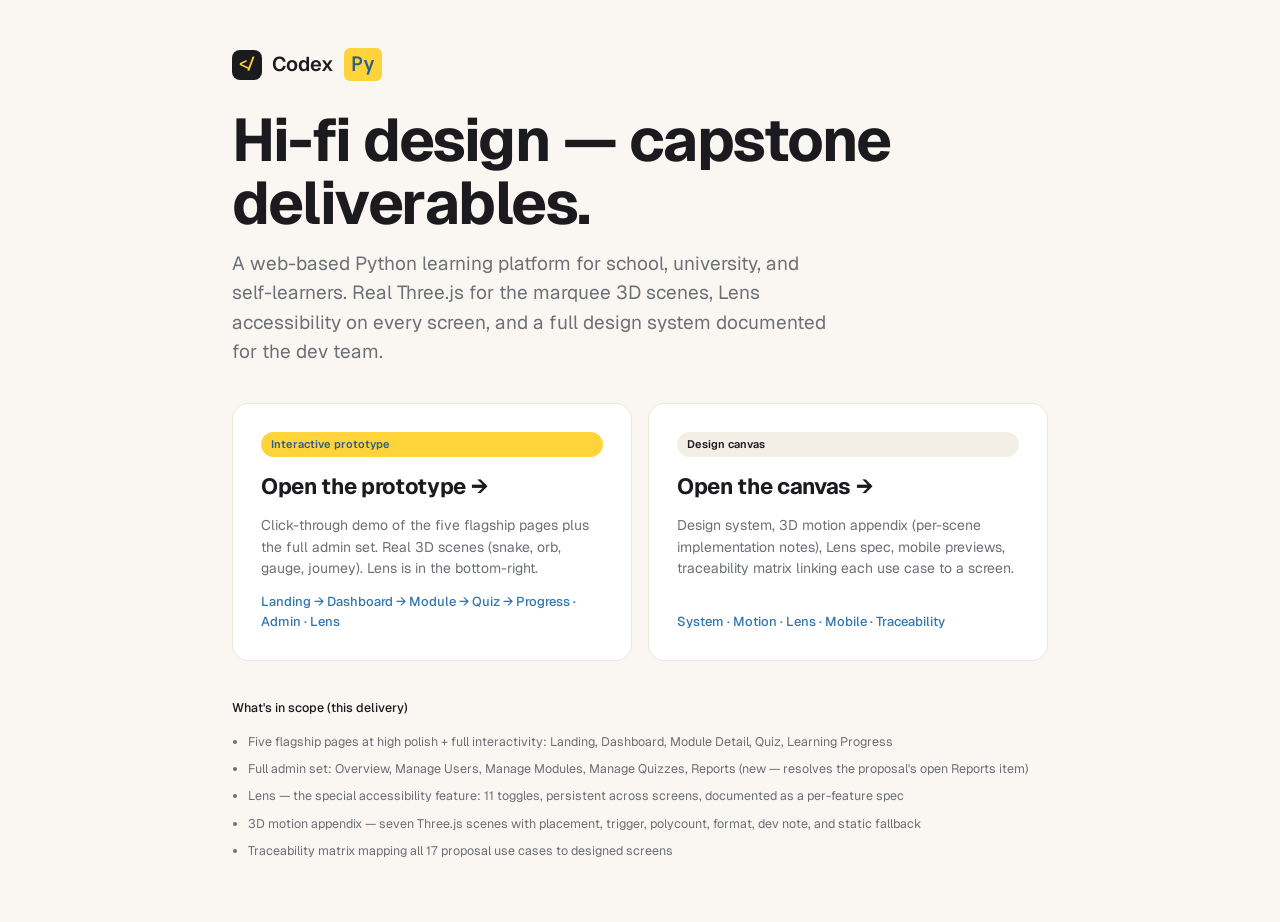
<file: index.html>
<!doctype html>
<html lang="en">
<head>
<meta charset="utf-8">
<meta name="viewport" content="width=device-width, initial-scale=1">
<title>CodexPy — Hi-fi design</title>
<link rel="preconnect" href="https://fonts.googleapis.com">
<link rel="preconnect" href="https://fonts.gstatic.com" crossorigin>
<link href="https://fonts.googleapis.com/css2?family=Geist:wght@400;500;600;700&family=JetBrains+Mono:wght@400;500;600;700&display=swap" rel="stylesheet">
<link rel="stylesheet" href="app/tokens.css">
<style>
  body { padding: 0; margin: 0; min-height: 100vh; display: grid; place-items: center; background: var(--bg); }
  .wrap { max-width: 880px; padding: 48px 32px; }
  .logo { display: inline-flex; align-items: center; gap: 10px; font-weight: 600; font-size: 20px; }
  .logo .mark { width: 30px; height: 30px; border-radius: 8px; background: var(--ink); color: var(--py-yellow); display: grid; place-items: center; font-family: var(--font-mono); font-weight: 700; font-size: 15px; }
  .logo .py { font-family: var(--font-mono); background: var(--py-yellow); color: var(--py-blue-d); padding: 1px 7px; border-radius: 6px; }
  h1 { font-size: 60px; line-height: 1.05; letter-spacing: -0.025em; margin: 28px 0 14px; }
  p.lede { font-size: 19px; line-height: 1.55; color: var(--muted); margin: 0 0 36px; max-width: 600px; }
  .cards { display: grid; grid-template-columns: 1fr 1fr; gap: 16px; margin-bottom: 36px; }
  .card-large {
    padding: 28px; background: var(--surface); border: 1px solid var(--border);
    border-radius: 16px; text-decoration: none; color: var(--ink);
    display: flex; flex-direction: column; gap: 12px; min-height: 220px;
    transition: transform .2s var(--easing), box-shadow .2s var(--easing);
  }
  .card-large:hover { transform: translateY(-3px); box-shadow: var(--sh-3); }
  .card-large .badge { display: inline-block; padding: 4px 10px; border-radius: 999px; font-size: 11px; font-weight: 600; }
  .card-large h3 { font-size: 22px; margin: 0; letter-spacing: -0.015em; }
  .card-large p { color: var(--muted); font-size: 14px; line-height: 1.55; margin: 0; flex: 1; }
  .card-large .footer { color: var(--py-blue); font-size: 13px; font-weight: 500; display: inline-flex; align-items: center; gap: 6px; }
  .meta { font-size: 12.5px; color: var(--muted); line-height: 1.7; }
  .meta strong { color: var(--ink); font-weight: 500; }
  ul { padding-left: 16px; }
  li { margin-bottom: 6px; }
</style>
</head>
<body>
  <div class="wrap">
    <div class="logo">
      <span class="mark">&lt;/</span>
      Codex<span class="py">Py</span>
    </div>
    <h1>Hi-fi design — capstone deliverables.</h1>
    <p class="lede">
      A web-based Python learning platform for school, university, and self-learners.
      Real Three.js for the marquee 3D scenes, Lens accessibility on every screen,
      and a full design system documented for the dev team.
    </p>

    <div class="cards">
      <a class="card-large" href="prototype.html">
        <span class="badge" style="background:var(--py-yellow); color:var(--py-blue-d);">Interactive prototype</span>
        <h3>Open the prototype →</h3>
        <p>Click-through demo of the five flagship pages plus the full admin set. Real 3D scenes (snake, orb, gauge, journey). Lens is in the bottom-right.</p>
        <span class="footer">Landing → Dashboard → Module → Quiz → Progress · Admin · Lens</span>
      </a>
      <a class="card-large" href="canvas.html">
        <span class="badge" style="background:var(--bg-sunk); color:var(--ink);">Design canvas</span>
        <h3>Open the canvas →</h3>
        <p>Design system, 3D motion appendix (per-scene implementation notes), Lens spec, mobile previews, traceability matrix linking each use case to a screen.</p>
        <span class="footer">System · Motion · Lens · Mobile · Traceability</span>
      </a>
    </div>

    <div class="meta">
      <strong>What's in scope (this delivery)</strong>
      <ul>
        <li>Five flagship pages at high polish + full interactivity: Landing, Dashboard, Module Detail, Quiz, Learning Progress</li>
        <li>Full admin set: Overview, Manage Users, Manage Modules, Manage Quizzes, Reports (new — resolves the proposal's open Reports item)</li>
        <li>Lens — the special accessibility feature: 11 toggles, persistent across screens, documented as a per-feature spec</li>
        <li>3D motion appendix — seven Three.js scenes with placement, trigger, polycount, format, dev note, and static fallback</li>
        <li>Traceability matrix mapping all 17 proposal use cases to designed screens</li>
      </ul>
    </div>
  </div>
</body>
</html>
</file>
<file: app/tokens.css>
/* ============================================================
   CodexPy — Design tokens
   Warm & inviting. Python blue primary, Python yellow accent.
   ============================================================ */

:root {
  /* Surfaces — warm cream system */
  --bg:       #FAF7F2;
  --bg-sunk:  #F4EFE6;
  --surface:  #FFFFFF;
  --surface-2:#FBF8F2;
  --elevated: #FFFFFF;

  /* Ink */
  --ink:      #1A1A1F;
  --ink-2:    #2C2A28;
  --muted:    #6B6F76;
  --muted-2:  #9A9892;
  --border:   #ECE7DD;
  --border-2: #E0DAC9;
  --hairline: rgba(26,26,31,0.06);

  /* Brand */
  --py-blue:    #3776AB;
  --py-blue-d:  #2C5F8A;
  --py-blue-l:  #5B97CB;
  --py-yellow:  #FFD43B;
  --py-yellow-d:#F0BD0F;

  /* Semantic */
  --success: #10B981;
  --warning: #F59E0B;
  --error:   #EF4444;
  --info:    #3B82F6;

  /* Difficulty tags */
  --diff-beg: #10B981;   /* emerald */
  --diff-int: #3776AB;   /* python blue */
  --diff-adv: #8B5CF6;   /* violet */

  /* Radii */
  --r-xs: 4px;
  --r-sm: 6px;
  --r-md: 10px;
  --r-lg: 14px;
  --r-xl: 20px;
  --r-2xl:28px;
  --r-pill: 999px;

  /* Shadow */
  --sh-1: 0 1px 2px rgba(26,26,31,0.05), 0 0 0 1px rgba(26,26,31,0.03);
  --sh-2: 0 2px 6px rgba(26,26,31,0.06), 0 1px 2px rgba(26,26,31,0.04);
  --sh-3: 0 12px 24px -8px rgba(26,26,31,0.12), 0 4px 8px -4px rgba(26,26,31,0.06);
  --sh-4: 0 24px 48px -12px rgba(26,26,31,0.18), 0 8px 16px -8px rgba(26,26,31,0.08);
  --sh-yellow: 0 8px 24px -6px rgba(255,212,59,0.45);

  /* Density tokens (mutated by Tweaks) */
  --dens-x: 24px;   /* horizontal pad */
  --dens-y: 20px;   /* vertical pad   */
  --dens-gap: 16px; /* element gap    */
  --dens-row: 56px; /* row height     */

  /* Type */
  --font-sans: "Geist", -apple-system, BlinkMacSystemFont, "Segoe UI", sans-serif;
  --font-mono: "JetBrains Mono", "SF Mono", Menlo, Consolas, monospace;

  --t-12: 12px; --t-14: 14px; --t-16: 16px; --t-18: 18px;
  --t-20: 20px; --t-24: 24px; --t-30: 30px; --t-36: 36px;
  --t-48: 48px; --t-60: 60px; --t-72: 72px;

  --lh-tight: 1.08;
  --lh-snug:  1.25;
  --lh-base:  1.55;
  --lh-loose: 1.75;

  --easing: cubic-bezier(.2,.7,.2,1);
}

/* Dark surface tokens — used on Admin Login + dark-mode toggle scenes */
.dark {
  --bg:       #0B1220;
  --bg-sunk:  #060A13;
  --surface:  #111A2E;
  --surface-2:#0E1626;
  --elevated: #142039;
  --ink:      #F1EEE8;
  --ink-2:    #E2DED5;
  --muted:    #8B96AB;
  --muted-2:  #5D6678;
  --border:   #1E2A44;
  --border-2: #2A3856;
  --hairline: rgba(255,255,255,0.05);
  --sh-1: 0 1px 2px rgba(0,0,0,0.4), 0 0 0 1px rgba(255,255,255,0.05);
  --sh-2: 0 2px 6px rgba(0,0,0,0.4);
  --sh-3: 0 12px 24px -8px rgba(0,0,0,0.55);
  --sh-4: 0 24px 48px -12px rgba(0,0,0,0.6);
}

/* Density variants */
[data-density="cozy"]       { --dens-x: 32px; --dens-y: 28px; --dens-gap: 20px; --dens-row: 64px; }
[data-density="comfortable"]{ --dens-x: 24px; --dens-y: 20px; --dens-gap: 16px; --dens-row: 56px; }
[data-density="compact"]    { --dens-x: 16px; --dens-y: 12px; --dens-gap: 10px; --dens-row: 44px; }

/* Lens (accessibility) overrides */
[data-lens-font="dyslexia"] { --font-sans: "Atkinson Hyperlegible", system-ui, sans-serif; }
[data-lens-targets="large"] button, [data-lens-targets="large"] a.btn { min-height: 48px; }
[data-lens-targets="xlarge"] button, [data-lens-targets="xlarge"] a.btn { min-height: 56px; padding-inline: 24px; }
[data-lens-contrast="high"] { --ink:#000; --muted:#333; --border:#000; --bg:#fff; --surface:#fff; }
[data-lens-contrast="high"].dark { --ink:#fff; --muted:#ddd; --border:#fff; --bg:#000; --surface:#000; }

/* CB palettes — these remap accent colors */
[data-lens-cb="deutan"]  { --py-blue:#1F77B4; --py-yellow:#E69F00; --success:#0072B2; --error:#D55E00; --info:#56B4E9; }
[data-lens-cb="protan"]  { --py-blue:#0072B2; --py-yellow:#F0E442; --success:#009E73; --error:#CC79A7; }
[data-lens-cb="tritan"]  { --py-blue:#D81B60; --py-yellow:#FFC107; --success:#1E88E5; --error:#004D40; }

/* ============================================================
   Resets + base
   ============================================================ */
*, *::before, *::after { box-sizing: border-box; }
html, body { margin: 0; padding: 0; }
body {
  font-family: var(--font-sans);
  font-size: var(--t-16);
  line-height: var(--lh-base);
  color: var(--ink);
  background: var(--bg);
  font-feature-settings: "ss01", "cv11";
  -webkit-font-smoothing: antialiased;
  text-rendering: optimizeLegibility;
}
button { font: inherit; cursor: pointer; border: none; background: none; color: inherit; }
a { color: inherit; text-decoration: none; }
input, textarea, select { font: inherit; color: inherit; }

/* Reduced motion */
[data-lens-motion="calm"] *, [data-lens-motion="calm"] *::before, [data-lens-motion="calm"] *::after {
  animation-duration: 0.001ms !important;
  animation-iteration-count: 1 !important;
  transition-duration: 0.001ms !important;
  scroll-behavior: auto !important;
}

/* ============================================================
   Primitives
   ============================================================ */

.app-shell {
  display: grid;
  grid-template-columns: 240px 1fr;
  min-height: 100vh;
  background: var(--bg);
}
.app-main {
  min-width: 0;
  display: flex;
  flex-direction: column;
}

/* Sidebar */
.sidebar {
  border-right: 1px solid var(--border);
  background: var(--surface-2);
  padding: 20px 16px;
  display: flex;
  flex-direction: column;
  gap: 4px;
  position: sticky;
  top: 0;
  height: 100vh;
}
.sidebar .logo {
  display: flex;
  align-items: center;
  gap: 10px;
  padding: 8px 8px 24px;
  font-weight: 600;
  font-size: 18px;
  letter-spacing: -0.02em;
}
.sidebar .logo .py {
  font-family: var(--font-mono);
  font-weight: 700;
  background: var(--py-yellow);
  color: var(--py-blue-d);
  padding: 1px 6px;
  border-radius: var(--r-sm);
}
.sidebar h6 {
  margin: 20px 8px 6px;
  text-transform: uppercase;
  letter-spacing: 0.08em;
  font-size: 11px;
  color: var(--muted-2);
  font-weight: 600;
}
.nav-item {
  display: flex;
  align-items: center;
  gap: 10px;
  padding: 9px 10px;
  border-radius: var(--r-md);
  color: var(--ink-2);
  font-size: 14px;
  font-weight: 500;
  transition: background .15s var(--easing);
  cursor: pointer;
  user-select: none;
}
.nav-item:hover { background: var(--bg-sunk); }
.nav-item.active {
  background: var(--ink);
  color: var(--bg);
}
.nav-item.active .nav-ico { color: var(--py-yellow); }
.nav-ico { width: 16px; height: 16px; flex-shrink: 0; color: var(--muted); }
.nav-item.active .nav-ico { color: var(--py-yellow); }

/* Top bar */
.topbar {
  display: flex;
  align-items: center;
  justify-content: space-between;
  padding: 14px 32px;
  border-bottom: 1px solid var(--border);
  background: var(--surface-2);
  position: sticky;
  top: 0;
  z-index: 10;
  backdrop-filter: blur(8px);
}
.topbar .crumbs {
  display: flex;
  align-items: center;
  gap: 8px;
  font-size: 13px;
  color: var(--muted);
}
.topbar .crumbs strong { color: var(--ink); font-weight: 600; }
.topbar .actions {
  display: flex;
  align-items: center;
  gap: 8px;
}

/* Buttons */
.btn {
  display: inline-flex;
  align-items: center;
  gap: 8px;
  padding: 10px 16px;
  border-radius: var(--r-md);
  font-size: 14px;
  font-weight: 500;
  transition: all .18s var(--easing);
  white-space: nowrap;
  border: 1px solid transparent;
}
.btn:focus-visible { outline: 2px solid var(--py-blue); outline-offset: 2px; }
.btn-primary { background: var(--ink); color: var(--bg); }
.btn-primary:hover { background: var(--py-blue-d); }
.btn-yellow {
  background: var(--py-yellow);
  color: var(--py-blue-d);
  font-weight: 600;
  box-shadow: var(--sh-yellow);
}
.btn-yellow:hover { transform: translateY(-1px); box-shadow: 0 12px 28px -6px rgba(255,212,59,0.55); }
.btn-secondary {
  background: var(--surface);
  color: var(--ink);
  border-color: var(--border-2);
}
.btn-secondary:hover { background: var(--bg-sunk); }
.btn-ghost { color: var(--ink-2); }
.btn-ghost:hover { background: var(--bg-sunk); }
.btn-sm { padding: 6px 10px; font-size: 13px; }
.btn-lg { padding: 14px 22px; font-size: 16px; }
.btn-danger { background: var(--error); color: white; }

/* Cards */
.card {
  background: var(--surface);
  border: 1px solid var(--border);
  border-radius: var(--r-lg);
  box-shadow: var(--sh-1);
  transition: transform .25s var(--easing), box-shadow .25s var(--easing);
}
.card-hover:hover {
  transform: translateY(-2px);
  box-shadow: var(--sh-3);
}

/* Tags / chips */
.tag {
  display: inline-flex;
  align-items: center;
  gap: 6px;
  padding: 3px 8px;
  border-radius: var(--r-pill);
  font-size: 12px;
  font-weight: 500;
  background: var(--bg-sunk);
  color: var(--ink-2);
}
.tag.beg { background: color-mix(in oklab, var(--diff-beg) 15%, var(--surface)); color: #047857; }
.tag.int { background: color-mix(in oklab, var(--diff-int) 12%, var(--surface)); color: var(--py-blue-d); }
.tag.adv { background: color-mix(in oklab, var(--diff-adv) 14%, var(--surface)); color: #6D28D9; }
.tag.dot::before {
  content: ""; width: 6px; height: 6px; border-radius: 50%;
  background: currentColor; opacity: .9;
}

/* Inputs */
.input {
  width: 100%;
  padding: 10px 12px;
  background: var(--surface);
  border: 1px solid var(--border-2);
  border-radius: var(--r-md);
  font-size: 14px;
  transition: border-color .15s, box-shadow .15s;
}
.input:focus {
  outline: none;
  border-color: var(--py-blue);
  box-shadow: 0 0 0 3px color-mix(in oklab, var(--py-blue) 18%, transparent);
}

/* Code block */
.code-block {
  background: #0F1729;
  color: #E8EAEE;
  border-radius: var(--r-md);
  padding: 16px 18px;
  font-family: var(--font-mono);
  font-size: 13.5px;
  line-height: 1.65;
  overflow-x: auto;
  border: 1px solid #1B2540;
}
.code-block .kw { color: #FFD43B; }
.code-block .str { color: #88D498; }
.code-block .com { color: #6B7895; font-style: italic; }
.code-block .fn { color: #5B97CB; }
.code-block .num { color: #F0BD0F; }
.code-block .op { color: #E8EAEE; }
.code-block .builtin { color: #C792EA; }

/* Progress */
.progress-bar {
  height: 6px;
  background: var(--bg-sunk);
  border-radius: var(--r-pill);
  overflow: hidden;
}
.progress-bar > span {
  display: block;
  height: 100%;
  background: linear-gradient(90deg, var(--py-blue), var(--py-yellow));
  border-radius: var(--r-pill);
  transition: width .5s var(--easing);
}

/* Avatar */
.avatar {
  width: 32px; height: 32px;
  border-radius: 50%;
  background: var(--py-blue);
  color: white;
  display: inline-flex;
  align-items: center;
  justify-content: center;
  font-size: 12px;
  font-weight: 600;
  flex-shrink: 0;
}
.avatar.lg { width: 64px; height: 64px; font-size: 22px; }

/* Section padding */
.section { padding: var(--dens-y) var(--dens-x); }

/* Typography display */
.h-display {
  font-size: clamp(40px, 5.2vw, 72px);
  line-height: var(--lh-tight);
  letter-spacing: -0.035em;
  font-weight: 600;
}
.h1 { font-size: 36px; line-height: 1.1; font-weight: 600; letter-spacing: -0.02em; margin: 0; }
.h2 { font-size: 24px; line-height: 1.2; font-weight: 600; letter-spacing: -0.015em; margin: 0; }
.h3 { font-size: 18px; line-height: 1.3; font-weight: 600; margin: 0; }
.eyebrow {
  text-transform: uppercase;
  letter-spacing: 0.14em;
  font-size: 11px;
  font-weight: 600;
  color: var(--muted);
}

/* Scrollbar (subtle) */
::-webkit-scrollbar { width: 10px; height: 10px; }
::-webkit-scrollbar-thumb { background: var(--border-2); border-radius: 10px; border: 2px solid var(--bg); }
::-webkit-scrollbar-thumb:hover { background: var(--muted-2); }
::-webkit-scrollbar-track { background: transparent; }

/* Page transition (disabled — fixes blank-render bug in iframe screenshots) */
.page-enter {
  opacity: 1;
}

/* Lens FAB */
.lens-fab {
  position: fixed;
  right: 22px;
  bottom: 22px;
  width: 52px;
  height: 52px;
  border-radius: 50%;
  background: var(--ink);
  color: var(--py-yellow);
  display: grid;
  place-items: center;
  z-index: 50;
  box-shadow: var(--sh-3);
  cursor: pointer;
  transition: transform .2s var(--easing);
}
.lens-fab:hover { transform: scale(1.05); }
.lens-fab::after {
  content: "Lens";
  position: absolute;
  right: 60px;
  background: var(--ink);
  color: var(--bg);
  font-size: 12px;
  padding: 6px 10px;
  border-radius: var(--r-sm);
  opacity: 0;
  pointer-events: none;
  transition: opacity .15s;
}
.lens-fab:hover::after { opacity: 1; }

/* Lens panel */
.lens-panel {
  position: fixed;
  right: 22px;
  bottom: 86px;
  width: 360px;
  max-height: calc(100vh - 120px);
  background: var(--surface);
  border: 1px solid var(--border-2);
  border-radius: var(--r-xl);
  box-shadow: var(--sh-4);
  z-index: 49;
  display: flex;
  flex-direction: column;
  overflow: hidden;
  animation: pageIn .25s var(--easing);
}
.lens-panel .head {
  padding: 18px 20px 14px;
  border-bottom: 1px solid var(--border);
  display: flex;
  align-items: center;
  justify-content: space-between;
}
.lens-panel .body {
  overflow-y: auto;
  padding: 14px 20px 20px;
  flex: 1;
}

/* Toggle */
.toggle {
  width: 36px;
  height: 20px;
  border-radius: 999px;
  background: var(--border-2);
  position: relative;
  transition: background .2s;
  flex-shrink: 0;
}
.toggle::after {
  content: "";
  position: absolute;
  width: 16px;
  height: 16px;
  border-radius: 50%;
  background: white;
  top: 2px;
  left: 2px;
  transition: transform .2s var(--easing);
  box-shadow: 0 1px 2px rgba(0,0,0,0.2);
}
.toggle.on { background: var(--py-blue); }
.toggle.on::after { transform: translateX(16px); }

/* Pill segmented */
.seg {
  display: inline-flex;
  background: var(--bg-sunk);
  padding: 3px;
  border-radius: var(--r-pill);
  gap: 2px;
}
.seg button {
  padding: 6px 12px;
  border-radius: var(--r-pill);
  font-size: 12.5px;
  font-weight: 500;
  color: var(--muted);
}
.seg button.on {
  background: var(--surface);
  color: var(--ink);
  box-shadow: var(--sh-1);
}

/* Tooltip */
.tt { position: relative; }
.tt::after {
  content: attr(data-tt);
  position: absolute;
  bottom: 120%;
  left: 50%;
  transform: translateX(-50%);
  background: var(--ink);
  color: var(--bg);
  font-size: 12px;
  padding: 5px 9px;
  border-radius: var(--r-sm);
  white-space: nowrap;
  opacity: 0;
  pointer-events: none;
  transition: opacity .15s;
}
.tt:hover::after { opacity: 1; }

/* Three.js mounts — keep canvases bounded so they don't blow up grid columns */
.three-mount { min-width: 0; min-height: 0; overflow: hidden; width: 100%; height: 100%; }
.three-mount canvas {
  display: block !important;
  width: 100% !important;
  height: 100% !important;
  max-width: 100% !important;
}
/* Grid items containing 3D scenes must allow shrink */
.three-cell { min-width: 0; min-height: 0; }
</file>
